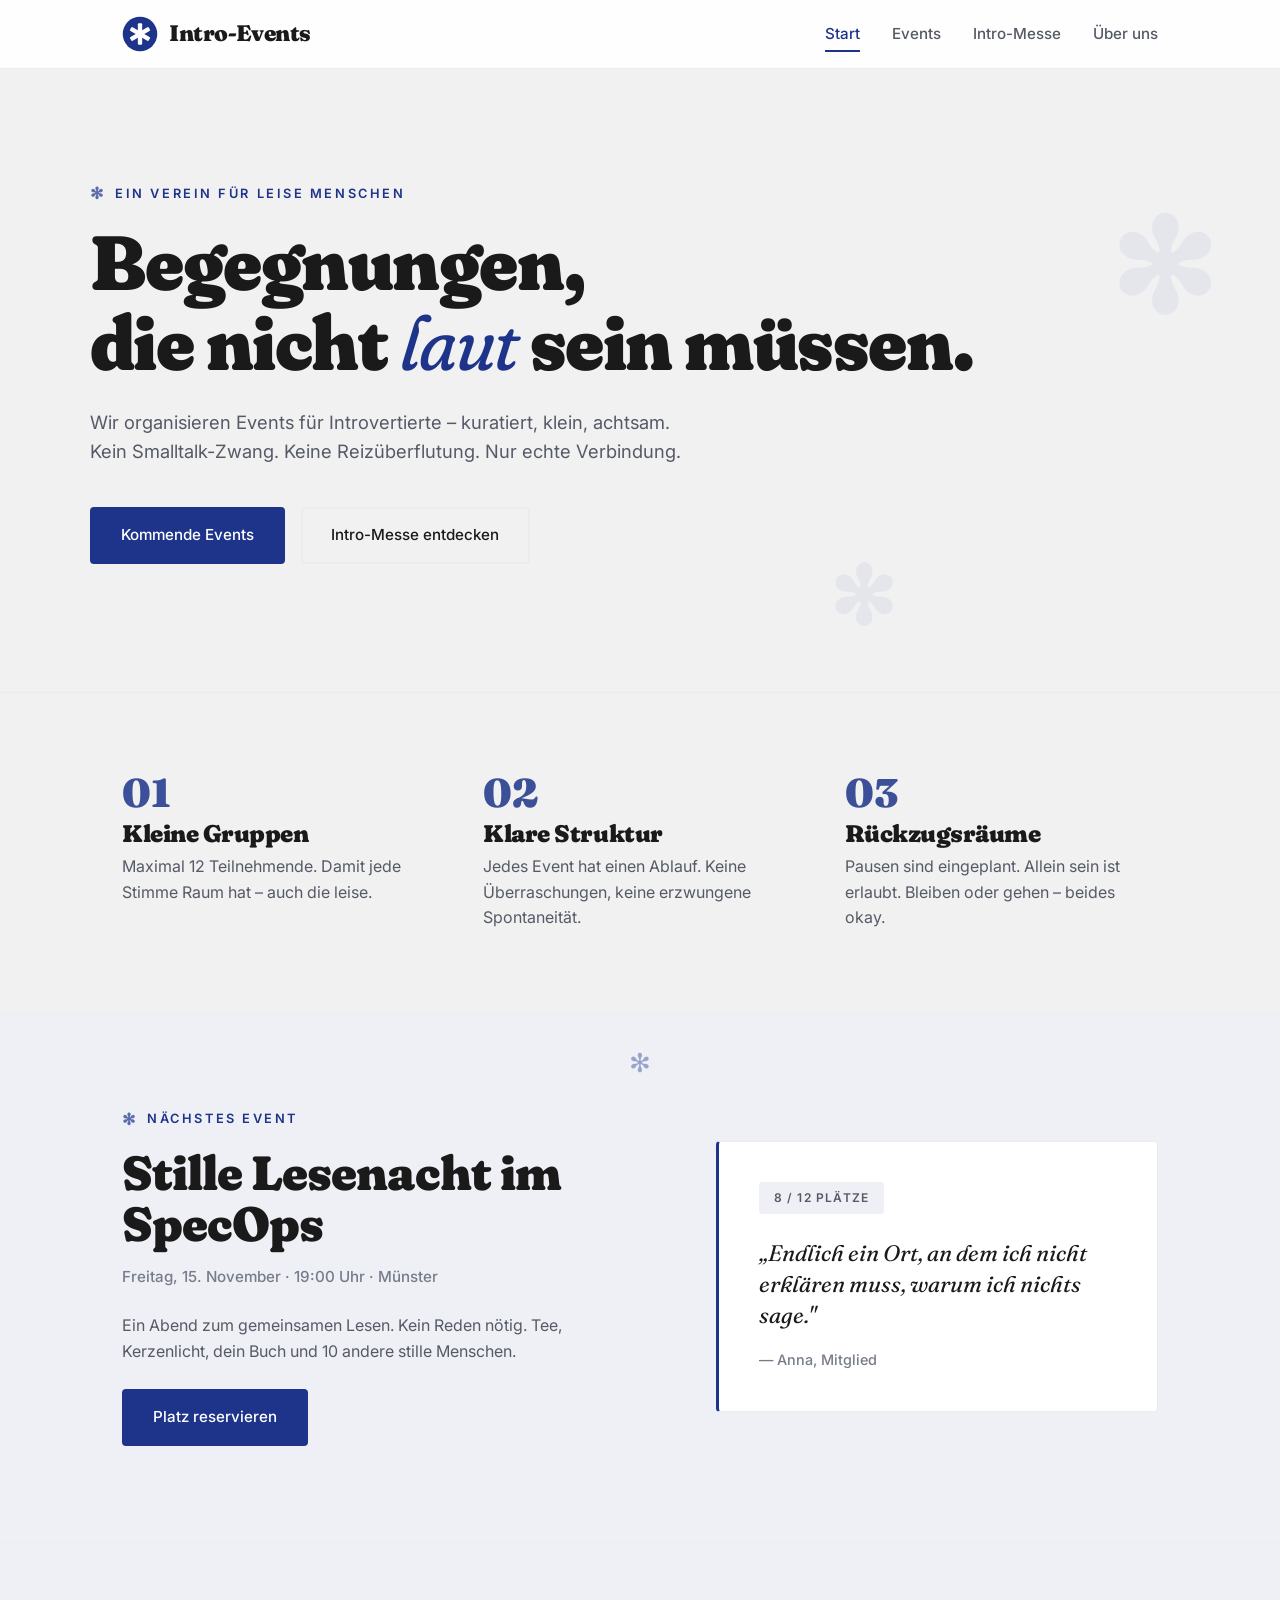
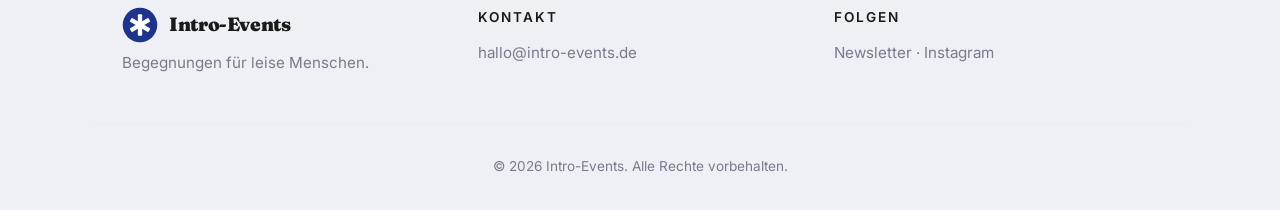
<file: index.html>
<!DOCTYPE html>
<html lang="de">
<head>
    <meta charset="UTF-8">
    <meta name="viewport" content="width=device-width, initial-scale=1.0">
    <title>Intro-Events – Events für Introvertierte</title>
    <link rel="stylesheet" href="style.css">
    <link rel="preconnect" href="https://fonts.googleapis.com">
    <link rel="preconnect" href="https://fonts.gstatic.com" crossorigin>
    <link href="https://fonts.googleapis.com/css2?family=Fraunces:ital,opsz,wght@0,9..144,400..900;1,9..144,400..900&family=Inter:wght@300;400;500;600;700&display=swap" rel="stylesheet">
</head>
<body>
    <nav class="nav">
        <div class="nav-container">
            <a href="index.html" class="logo">
                <img src="logo.svg" alt="Intro-Events Logo">
                Intro-Events
            </a>
            <ul class="nav-links">
                <li><a href="index.html" class="active">Start</a></li>
                <li><a href="events.html">Events</a></li>
                <li><a href="messe.html">Intro-Messe</a></li>
                <li><a href="about.html">Über uns</a></li>
            </ul>
        </div>
    </nav>

    <header class="hero">
        <div class="hero-content">
            <p class="kicker">Ein Verein für leise Menschen</p>
            <h1>Begegnungen,<br>die nicht <em>laut</em> sein müssen.</h1>
            <p class="lead">Wir organisieren Events für Introvertierte – kuratiert, klein, achtsam. Kein Smalltalk-Zwang. Keine Reizüberflutung. Nur echte Verbindung.</p>
            <div class="hero-actions">
                <a href="events.html" class="btn btn-primary">Kommende Events</a>
                <a href="messe.html" class="btn btn-ghost">Intro-Messe entdecken</a>
            </div>
        </div>
        <span class="hero-decor top-right" aria-hidden="true">✻</span>
        <span class="hero-decor bottom-left" aria-hidden="true">✻</span>
    </header>

    <section class="features">
        <div class="container">
            <div class="feature">
                <div class="feature-num">01</div>
                <h3>Kleine Gruppen</h3>
                <p>Maximal 12 Teilnehmende. Damit jede Stimme Raum hat – auch die leise.</p>
            </div>
            <div class="feature">
                <div class="feature-num">02</div>
                <h3>Klare Struktur</h3>
                <p>Jedes Event hat einen Ablauf. Keine Überraschungen, keine erzwungene Spontaneität.</p>
            </div>
            <div class="feature">
                <div class="feature-num">03</div>
                <h3>Rückzugsräume</h3>
                <p>Pausen sind eingeplant. Allein sein ist erlaubt. Bleiben oder gehen – beides okay.</p>
            </div>
        </div>
    </section>

    <section class="highlight">
        <div class="container highlight-grid">
            <div>
                <p class="kicker">Nächstes Event</p>
                <h2>Stille Lesenacht im SpecOps</h2>
                <p class="meta">Freitag, 15. November · 19:00 Uhr · Münster</p>
                <p>Ein Abend zum gemeinsamen Lesen. Kein Reden nötig. Tee, Kerzenlicht, dein Buch und 10 andere stille Menschen.</p>
                <a href="events.html" class="btn btn-primary">Platz reservieren</a>
            </div>
            <div class="highlight-card">
                <span class="badge">8 / 12 Plätze</span>
                <p class="quote">„Endlich ein Ort, an dem ich nicht erklären muss, warum ich nichts sage."</p>
                <p class="quote-author">— Anna, Mitglied</p>
            </div>
        </div>
    </section>

    <footer class="footer">
        <div class="container footer-grid">
            <div>
                <a href="index.html" class="logo logo-sm">
                    <img src="logo.svg" alt="Intro-Events Logo">
                    Intro-Events
                </a>
                <p class="muted">Begegnungen für leise Menschen.</p>
            </div>
            <div>
                <p class="footer-title">Kontakt</p>
                <p class="muted">hallo@intro-events.de</p>
            </div>
            <div>
                <p class="footer-title">Folgen</p>
                <p class="muted">Newsletter · Instagram</p>
            </div>
        </div>
        <p class="copy">© 2026 Intro-Events. Alle Rechte vorbehalten.</p>
    </footer>
</body>
</html>
</file>
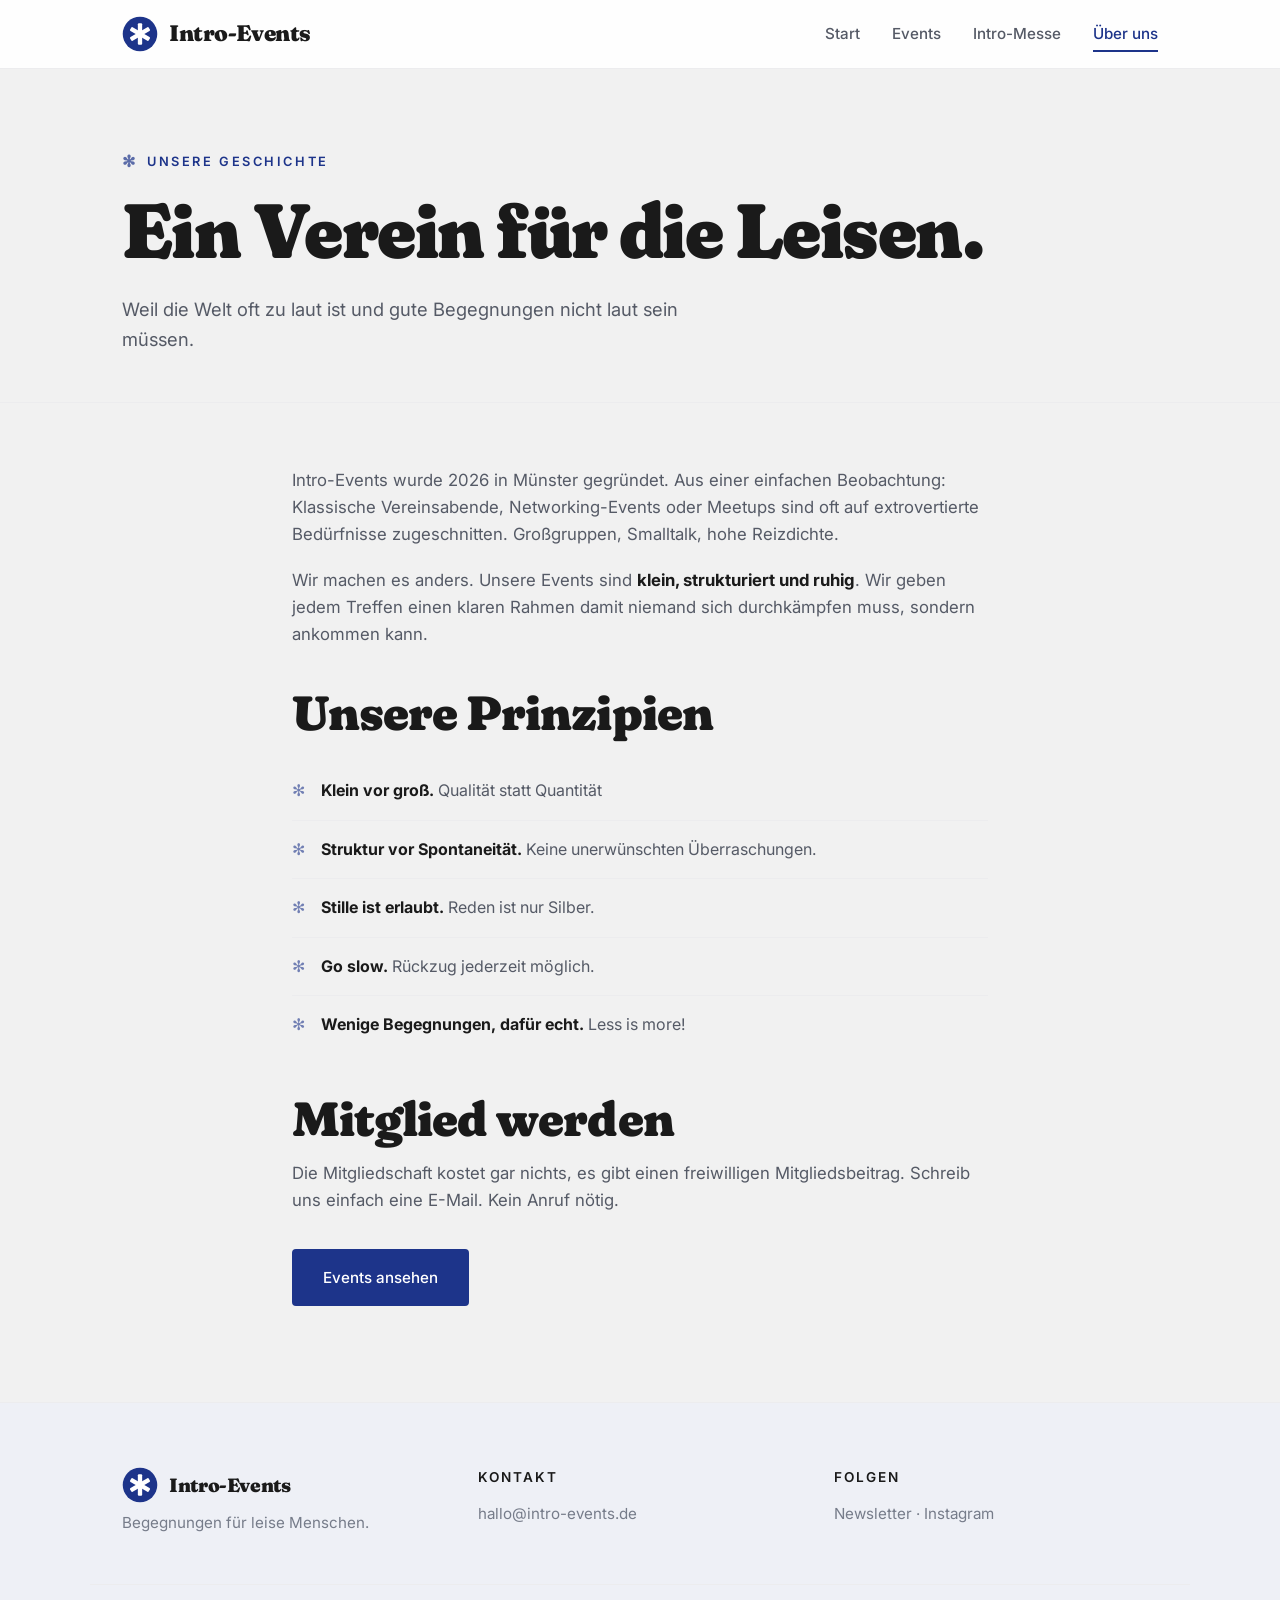
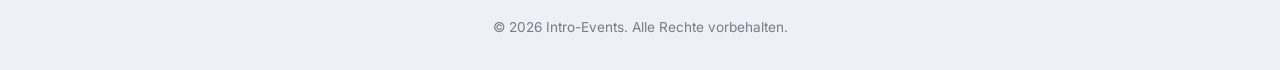
<file: about.html>
<!DOCTYPE html>
<html lang="de">
<head>
    <meta charset="UTF-8">
    <meta name="viewport" content="width=device-width, initial-scale=1.0">
    <title>Über uns – Intro-Events</title>
    <link rel="stylesheet" href="style.css">
    <link rel="preconnect" href="https://fonts.googleapis.com">
    <link rel="preconnect" href="https://fonts.gstatic.com" crossorigin>
    <link href="https://fonts.googleapis.com/css2?family=Fraunces:ital,opsz,wght@0,9..144,400..900;1,9..144,400..900&family=Inter:wght@300;400;500;600;700&display=swap" rel="stylesheet">
</head>
<body>
    <nav class="nav">
        <div class="nav-container">
            <a href="index.html" class="logo">
                <img src="logo.svg" alt="Intro-Events Logo">
                Intro-Events
            </a>
            <ul class="nav-links">
                <li><a href="index.html">Start</a></li>
                <li><a href="events.html">Events</a></li>
                <li><a href="messe.html">Intro-Messe</a></li>
                <li><a href="about.html" class="active">Über uns</a></li>
            </ul>
        </div>
    </nav>

    <header class="page-header">
        <div class="container">
            <p class="kicker">Unsere Geschichte</p>
            <h1>Ein Verein für die Leisen.</h1>
            <p class="lead">Weil die Welt oft zu laut ist und gute Begegnungen nicht laut sein müssen.</p>
        </div>
    </header>

    <section class="prose">
        <div class="container container-narrow">
            <p>Intro-Events wurde 2026 in Münster gegründet. Aus einer einfachen Beobachtung: Klassische Vereinsabende, Networking-Events oder Meetups sind oft auf extrovertierte Bedürfnisse zugeschnitten. Großgruppen, Smalltalk, hohe Reizdichte.</p>
            <p>Wir machen es anders. Unsere Events sind <strong>klein, strukturiert und ruhig</strong>. Wir geben jedem Treffen einen klaren Rahmen damit niemand sich durchkämpfen muss, sondern ankommen kann.</p>

            <h2>Unsere Prinzipien</h2>
            <ul class="principles">
                <li><strong>Klein vor groß.</strong> Qualität statt Quantität</li>
                <li><strong>Struktur vor Spontaneität.</strong> Keine unerwünschten Überraschungen.</li>
                <li><strong>Stille ist erlaubt.</strong> Reden ist nur Silber.</li>
                <li><strong>Go slow.</strong> Rückzug jederzeit möglich.</li>
                <li><strong>Wenige Begegnungen, dafür echt.</strong> Less is more! </li>
            </ul>

            <h2>Mitglied werden</h2>
            <p>Die Mitgliedschaft kostet gar nichts, es gibt einen freiwilligen Mitgliedsbeitrag. Schreib uns einfach eine E-Mail. Kein Anruf nötig.</p>
            <a href="events.html" class="btn btn-primary">Events ansehen</a>
        </div>
    </section>

    <footer class="footer">
        <div class="container footer-grid">
            <div>
                <a href="index.html" class="logo logo-sm">
                    <img src="logo.svg" alt="Intro-Events Logo">
                    Intro-Events
                </a>
                <p class="muted">Begegnungen für leise Menschen.</p>
            </div>
            <div>
                <p class="footer-title">Kontakt</p>
                <p class="muted">hallo@intro-events.de</p>
            </div>
            <div>
                <p class="footer-title">Folgen</p>
                <p class="muted">Newsletter · Instagram</p>
            </div>
        </div>
        <p class="copy">© 2026 Intro-Events. Alle Rechte vorbehalten.</p>
    </footer>
</body>
</html>
</file>
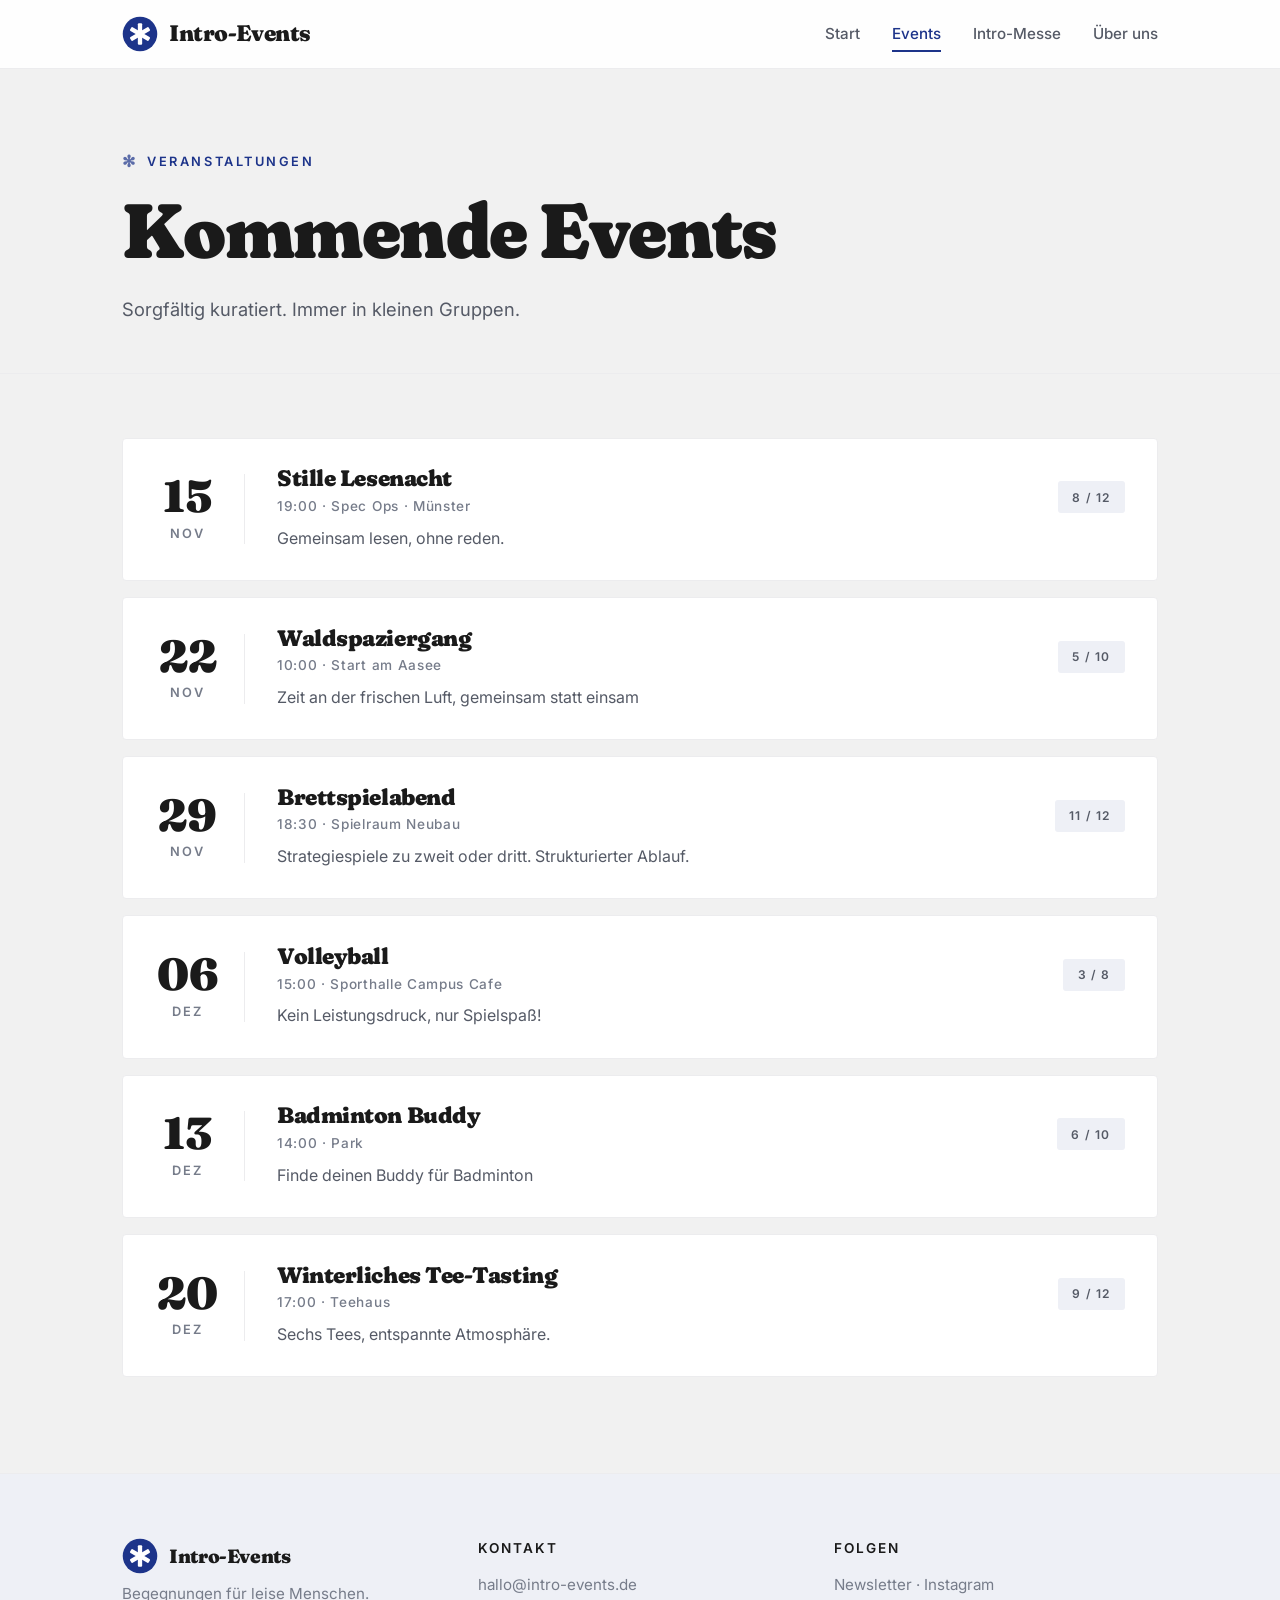
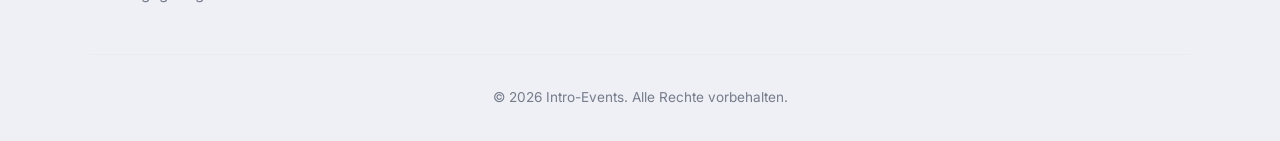
<file: events.html>
<!DOCTYPE html>
<html lang="de">
<head>
    <meta charset="UTF-8">
    <meta name="viewport" content="width=device-width, initial-scale=1.0">
    <title>Events – Intro-Events</title>
    <link rel="stylesheet" href="style.css">
    <link rel="preconnect" href="https://fonts.googleapis.com">
    <link rel="preconnect" href="https://fonts.gstatic.com" crossorigin>
    <link href="https://fonts.googleapis.com/css2?family=Fraunces:ital,opsz,wght@0,9..144,400..900;1,9..144,400..900&family=Inter:wght@300;400;500;600;700&display=swap" rel="stylesheet">
</head>
<body>
    <nav class="nav">
        <div class="nav-container">
            <a href="index.html" class="logo">
                <img src="logo.svg" alt="Intro-Events Logo">
                Intro-Events
            </a>
            <ul class="nav-links">
                <li><a href="index.html">Start</a></li>
                <li><a href="events.html" class="active">Events</a></li>
                <li><a href="messe.html">Intro-Messe</a></li>
                <li><a href="about.html">Über uns</a></li>
            </ul>
        </div>
    </nav>

    <header class="page-header">
        <div class="container">
            <p class="kicker">Veranstaltungen</p>
            <h1>Kommende Events</h1>
            <p class="lead">Sorgfältig kuratiert. Immer in kleinen Gruppen.</p>
        </div>
    </header>

    <section class="events">
        <div class="container">
            <article class="event-card">
                <div class="event-date">
                    <span class="day">15</span>
                    <span class="month">Nov</span>
                </div>
                <div class="event-body">
                    <h3>Stille Lesenacht</h3>
                    <p class="meta">19:00 · Spec Ops · Münster</p>
                    <p>Gemeinsam lesen, ohne reden.</p>
                </div>
                <div class="event-meta">
                    <span class="badge">8 / 12</span>
                </div>
            </article>

            <article class="event-card">
                <div class="event-date">
                    <span class="day">22</span>
                    <span class="month">Nov</span>
                </div>
                <div class="event-body">
                    <h3>Waldspaziergang</h3>
                    <p class="meta">10:00 · Start am Aasee</p>
                    <p>Zeit an der frischen Luft, gemeinsam statt einsam</p>
                </div>
                <div class="event-meta">
                    <span class="badge">5 / 10</span>
                </div>
            </article>

            <article class="event-card">
                <div class="event-date">
                    <span class="day">29</span>
                    <span class="month">Nov</span>
                </div>
                <div class="event-body">
                    <h3>Brettspielabend</h3>
                    <p class="meta">18:30 · Spielraum Neubau</p>
                    <p>Strategiespiele zu zweit oder dritt. Strukturierter Ablauf.</p>
                </div>
                <div class="event-meta">
                    <span class="badge">11 / 12</span>
                </div>
            </article>

            <article class="event-card">
                <div class="event-date">
                    <span class="day">06</span>
                    <span class="month">Dez</span>
                </div>
                <div class="event-body">
                    <h3>Volleyball</h3>
                    <p class="meta">15:00 · Sporthalle Campus Cafe</p>
                    <p>Kein Leistungsdruck, nur Spielspaß!</p>
                </div>
                <div class="event-meta">
                    <span class="badge">3 / 8</span>
                </div>
            </article>

            <article class="event-card">
                <div class="event-date">
                    <span class="day">13</span>
                    <span class="month">Dez</span>
                </div>
                <div class="event-body">
                    <h3>Badminton Buddy</h3>
                    <p class="meta">14:00 · Park</p>
                    <p>Finde deinen Buddy für Badminton</p>
                </div>
                <div class="event-meta">
                    <span class="badge">6 / 10</span>
                </div>
            </article>

            <article class="event-card">
                <div class="event-date">
                    <span class="day">20</span>
                    <span class="month">Dez</span>
                </div>
                <div class="event-body">
                    <h3>Winterliches Tee-Tasting</h3>
                    <p class="meta">17:00 · Teehaus</p>
                    <p>Sechs Tees, entspannte Atmosphäre.</p>
                </div>
                <div class="event-meta">
                    <span class="badge">9 / 12</span>
                </div>
            </article>
        </div>
    </section>

    <footer class="footer">
        <div class="container footer-grid">
            <div>
                <a href="index.html" class="logo logo-sm">
                    <img src="logo.svg" alt="Intro-Events Logo">
                    Intro-Events
                </a>
                <p class="muted">Begegnungen für leise Menschen.</p>
            </div>
            <div>
                <p class="footer-title">Kontakt</p>
                <p class="muted">hallo@intro-events.de</p>
            </div>
            <div>
                <p class="footer-title">Folgen</p>
                <p class="muted">Newsletter · Instagram</p>
            </div>
        </div>
        <p class="copy">© 2026 Intro-Events. Alle Rechte vorbehalten.</p>
    </footer>
</body>
</html>
</file>
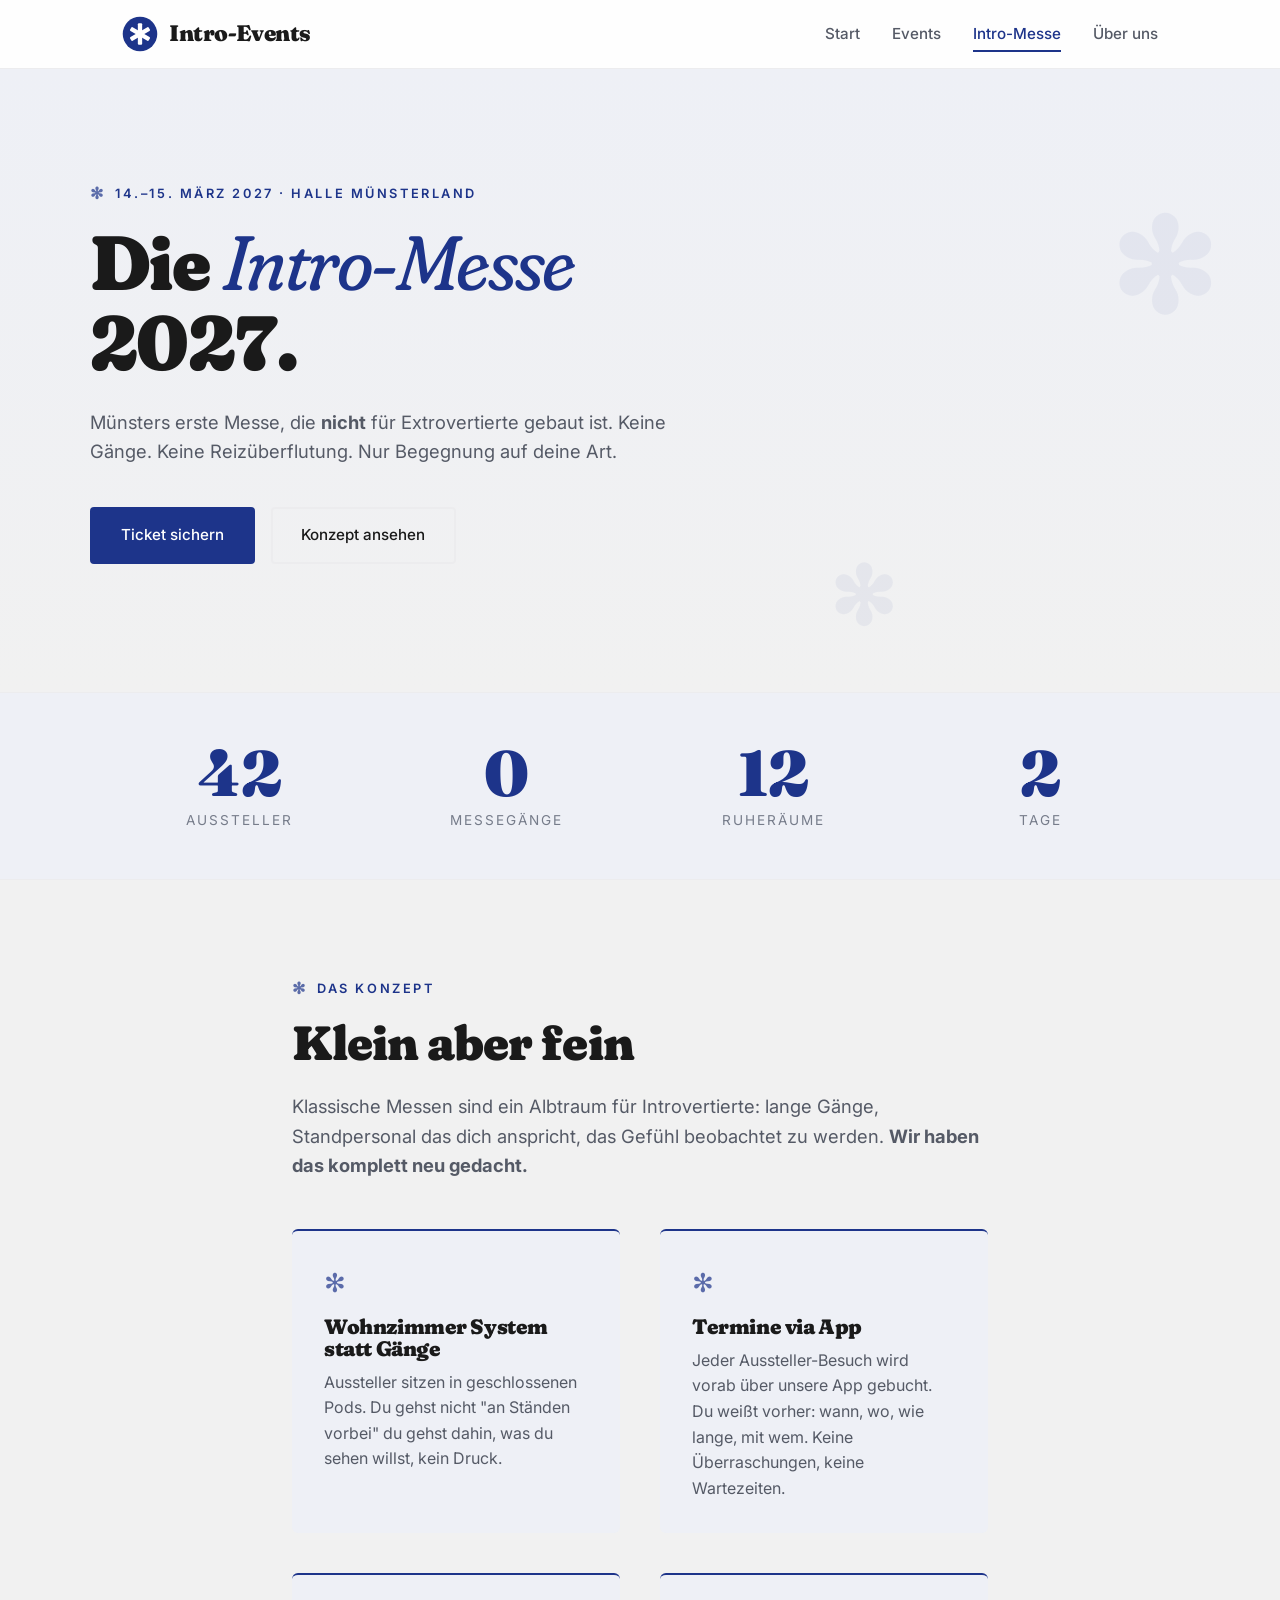
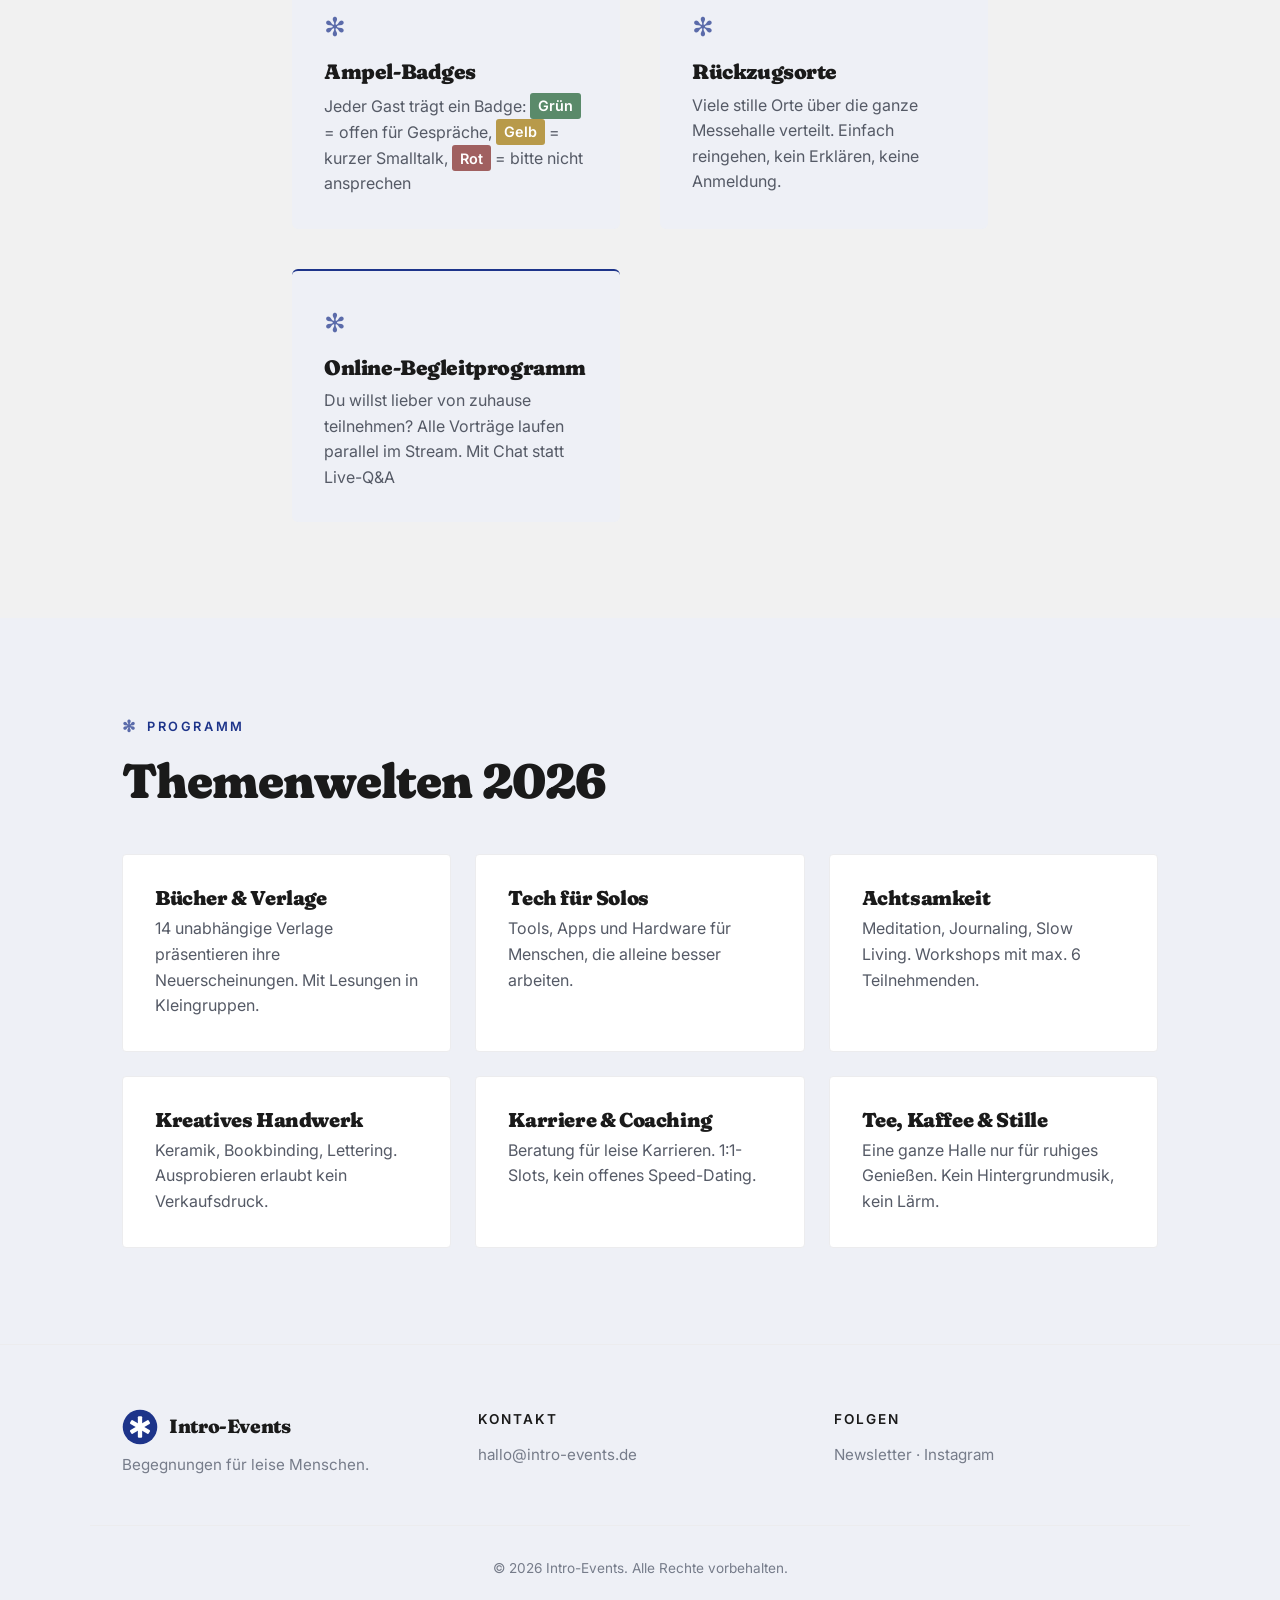
<file: messe.html>
<!DOCTYPE html>
<html lang="de">
<head>
    <meta charset="UTF-8">
    <meta name="viewport" content="width=device-width, initial-scale=1.0">
    <title>Intro-Messe 2026 – Die Messe für Introvertierte</title>
    <link rel="stylesheet" href="style.css">
    <link rel="preconnect" href="https://fonts.googleapis.com">
    <link rel="preconnect" href="https://fonts.gstatic.com" crossorigin>
    <link href="https://fonts.googleapis.com/css2?family=Fraunces:ital,opsz,wght@0,9..144,400..900;1,9..144,400..900&family=Inter:wght@300;400;500;600;700&display=swap" rel="stylesheet">
</head>
<body>
    <nav class="nav">
        <div class="nav-container">
            <a href="index.html" class="logo">
                <img src="logo.svg" alt="Intro-Events Logo">
                Intro-Events
            </a>
            <ul class="nav-links">
                <li><a href="index.html">Start</a></li>
                <li><a href="events.html">Events</a></li>
                <li><a href="messe.html" class="active">Intro-Messe</a></li>
                <li><a href="about.html">Über uns</a></li>
            </ul>
        </div>
    </nav>

    <header class="hero hero-messe">
        <div class="hero-content">
            <p class="kicker">14.–15. März 2027 · Halle Münsterland</p>
            <h1>Die <em>Intro-Messe</em><br>2027.</h1>
            <p class="lead">Münsters erste Messe, die <strong>nicht</strong> für Extrovertierte gebaut ist. Keine Gänge. Keine Reizüberflutung. Nur Begegnung auf deine Art.</p>
            <div class="hero-actions">
                <a href="#tickets" class="btn btn-primary">Ticket sichern</a>
                <a href="#konzept" class="btn btn-ghost">Konzept ansehen</a>
            </div>
        </div>
        <span class="hero-decor top-right" aria-hidden="true">✻</span>
        <span class="hero-decor bottom-left" aria-hidden="true">✻</span>
    </header>

    <section class="messe-stats">
        <div class="container">
            <div class="stat">
                <span class="stat-num">42</span>
                <span class="stat-label">Aussteller</span>
            </div>
            <div class="stat">
                <span class="stat-num">0</span>
                <span class="stat-label">Messegänge</span>
            </div>
            <div class="stat">
                <span class="stat-num">12</span>
                <span class="stat-label">Ruheräume</span>
            </div>
            <div class="stat">
                <span class="stat-num">2</span>
                <span class="stat-label">Tage</span>
            </div>
        </div>
    </section>

    <section class="messe-concept" id="konzept">
        <div class="container container-narrow">
            <p class="kicker">Das Konzept</p>
            <h2>Klein aber fein</h2>
            <p class="lead-block">Klassische Messen sind ein Albtraum für Introvertierte: lange Gänge, Standpersonal das dich anspricht, das Gefühl beobachtet zu werden. <strong>Wir haben das komplett neu gedacht.</strong></p>

            <div class="concept-grid">
                <div class="concept-item">
                    <div class="concept-num">✻</div>
                    <h3>Wohnzimmer System statt Gänge</h3>
                    <p>Aussteller sitzen in geschlossenen Pods. Du gehst nicht "an Ständen vorbei" du gehst dahin, was du sehen willst, kein Druck.</p>
                </div>

                <div class="concept-item">
                    <div class="concept-num">✻</div>
                    <h3>Termine via App</h3>
                    <p>Jeder Aussteller-Besuch wird vorab über unsere App gebucht. Du weißt vorher: wann, wo, wie lange, mit wem. Keine Überraschungen, keine Wartezeiten.</p>
                </div>

                <div class="concept-item">
                    <div class="concept-num">✻</div>
                    <h3>Ampel-Badges</h3>
                    <p>Jeder Gast trägt ein Badge: <span class="ampel gruen">Grün</span> = offen für Gespräche, <span class="ampel gelb">Gelb</span> = kurzer Smalltalk, <span class="ampel rot">Rot</span> = bitte nicht ansprechen</p>
                </div>

                <div class="concept-item">
                    <div class="concept-num">✻</div>
                    <h3>Rückzugsorte</h3>
                    <p>Viele stille Orte über die ganze Messehalle verteilt. Einfach reingehen, kein Erklären, keine Anmeldung.</p>
                </div>

                <div class="concept-item">
                    <div class="concept-num">✻</div>
                    <h3>Online-Begleitprogramm</h3>
                    <p>Du willst lieber von zuhause teilnehmen? Alle Vorträge laufen parallel im Stream. Mit Chat statt Live-Q&amp;A</p>
                </div>
            </div>
        </div>
    </section>

    <section class="messe-program">
        <div class="container">
            <p class="kicker">Programm</p>
            <h2>Themenwelten 2026</h2>
            <div class="program-grid">
                <div class="program-card">
                    <h3>Bücher &amp; Verlage</h3>
                    <p>14 unabhängige Verlage präsentieren ihre Neuerscheinungen. Mit Lesungen in Kleingruppen.</p>
                </div>
                <div class="program-card">
                    <h3>Tech für Solos</h3>
                    <p>Tools, Apps und Hardware für Menschen, die alleine besser arbeiten.</p>
                </div>
                <div class="program-card">
                    <h3>Achtsamkeit</h3>
                    <p>Meditation, Journaling, Slow Living. Workshops mit max. 6 Teilnehmenden.</p>
                </div>
                <div class="program-card">
                    <h3>Kreatives Handwerk</h3>
                    <p>Keramik, Bookbinding, Lettering. Ausprobieren erlaubt kein Verkaufsdruck.</p>
                </div>
                <div class="program-card">
                    <h3>Karriere &amp; Coaching</h3>
                    <p>Beratung für leise Karrieren. 1:1-Slots, kein offenes Speed-Dating.</p>
                </div>
                <div class="program-card">
                    <h3>Tee, Kaffee &amp; Stille</h3>
                    <p>Eine ganze Halle nur für ruhiges Genießen. Kein Hintergrundmusik, kein Lärm.</p>
                </div>
            </div>
        </div>
    </section>

    <footer class="footer">
        <div class="container footer-grid">
            <div>
                <a href="index.html" class="logo logo-sm">
                    <img src="logo.svg" alt="Intro-Events Logo">
                    Intro-Events
                </a>
                <p class="muted">Begegnungen für leise Menschen.</p>
            </div>
            <div>
                <p class="footer-title">Kontakt</p>
                <p class="muted">hallo@intro-events.de</p>
            </div>
            <div>
                <p class="footer-title">Folgen</p>
                <p class="muted">Newsletter · Instagram</p>
            </div>
        </div>
        <p class="copy">© 2026 Intro-Events. Alle Rechte vorbehalten.</p>
    </footer>
</body>
</html>
</file>
<file: style.css>
/* ---------- Reset & Base ---------- */
* { margin: 0; padding: 0; box-sizing: border-box; }

:root {
    --bg: #f1f1f1;
    --bg-alt: #eef0f6;      /* helles Blaugrau statt Dunkelblau */
    --ink: #1a1a1a;
    --ink-soft: #555a66;    /* lesbar statt #c4c4c4 */
    --ink-muted: #767c8a;   /* lesbar statt #c5c5c5 */
    --accent: #1d348a;
    --accent-hover: #142562;
    --accent-soft: #eef0f6;
    --line: #ececee;
    --card: #ffffff;
}

html { scroll-behavior: smooth; }

body {
    font-family: 'Inter', -apple-system, sans-serif;
    background: var(--bg);
    color: var(--ink);
    font-weight: 400;
    line-height: 1.6;
    -webkit-font-smoothing: antialiased;
}

h1, h2, h3 {
    font-family: 'Fraunces', 'Georgia', serif;
    font-weight: 900;
    line-height: 1.05;
    color: var(--ink);
    letter-spacing: -0.02em;
    font-variation-settings: "SOFT" 100, "WONK" 1;
}

h1 { font-size: clamp(2.8rem, 6vw, 5rem); }
h2 { font-size: clamp(2rem, 4vw, 3rem); margin-bottom: 1rem; }
h3 { font-size: 1.5rem; margin-bottom: 0.5rem; }

p { color: var(--ink-soft); }

a { color: inherit; text-decoration: none; transition: color 0.2s; }

.container {
    max-width: 1100px;
    margin: 0 auto;
    padding: 0 2rem;
}
.container-narrow { max-width: 760px; }

.kicker {
    font-size: 0.8rem;
    letter-spacing: 0.2em;
    text-transform: uppercase;
    color: var(--accent);
    margin-bottom: 1rem;
    font-weight: 600;
    display: inline-flex;
    align-items: center;
    gap: 0.6rem;
}
.kicker::before {
    content: '✻';
    font-size: 1rem;
    color: var(--accent);
    opacity: 0.7;
}

.lead {
    font-size: 1.15rem;
    color: var(--ink-soft);
    max-width: 600px;
    margin-top: 1.5rem;
}
.lead-block {
    font-size: 1.15rem;
    margin: 1.5rem 0 2.5rem;
    color: var(--ink-soft);
}

/* ---------- Navigation ---------- */
.nav {
    position: sticky;
    top: 0;
    background: rgba(255, 255, 255, 0.92);
    backdrop-filter: blur(12px);
    -webkit-backdrop-filter: blur(12px);
    border-bottom: 1px solid var(--line);
    z-index: 100;
}

.nav-container {
    max-width: 1100px;
    margin: 0 auto;
    padding: 1rem 2rem;
    display: flex;
    justify-content: space-between;
    align-items: center;
    gap: 2rem;
}

.logo {
    display: flex;
    align-items: center;
    gap: 0.7rem;
    font-family: 'Fraunces', serif;
    font-size: 1.4rem;
    font-weight: 900;
    color: var(--ink);
    letter-spacing: -0.02em;
}
.logo img {
    height: 36px;
    width: auto;
    display: block;
}

.nav-links {
    list-style: none;
    display: flex;
    gap: 2rem;
    flex-wrap: wrap;
}
.nav-links a {
    font-size: 0.95rem;
    color: var(--ink-soft);
    font-weight: 500;
    position: relative;
    padding: 0.3rem 0;
}
.nav-links a:hover, .nav-links a.active { color: var(--accent); }
.nav-links a.active::after {
    content: '';
    position: absolute;
    bottom: -4px; left: 0;
    width: 100%; height: 2px;
    background: var(--accent);
}

/* ---------- Hero ---------- */
.hero {
    position: relative;
    padding: 7rem 2rem 8rem;
    overflow: hidden;
}
.hero-content {
    max-width: 1100px;
    margin: 0 auto;
    position: relative;
    z-index: 2;
}
.hero h1 { margin-bottom: 1rem; }
.hero h1 em {
    font-style: italic;
    font-weight: 400;
    color: var(--accent);
}
.hero-actions {
    margin-top: 2.5rem;
    display: flex;
    gap: 1rem;
    flex-wrap: wrap;
}
.hero-messe {
    background: linear-gradient(180deg, var(--bg-alt) 0%, var(--bg) 100%);
}

/* Asterisk decorations */
.hero-decor {
    position: absolute;
    font-family: 'Fraunces', serif;
    color: var(--accent);
    opacity: 0.05;
    pointer-events: none;
    font-weight: 900;
    z-index: 1;
}
.hero-decor.top-right {
    top: 6rem; right: 4rem;
    font-size: 8rem;
}
.hero-decor.bottom-left {
    bottom: 2rem; right: 30%;
    font-size: 5rem;
}

/* ---------- Buttons ---------- */
.btn {
    display: inline-block;
    padding: 0.9rem 1.8rem;
    font-size: 0.95rem;
    font-weight: 500;
    border-radius: 4px;
    transition: all 0.25s ease;
    cursor: pointer;
    border: 2px solid transparent;
    font-family: 'Inter', sans-serif;
}
.btn-primary {
    background: var(--accent);
    color: #fff;
    border-color: var(--accent);
}
.btn-primary:hover {
    background: var(--accent-hover);
    border-color: var(--accent-hover);
    transform: translateY(-1px);
}
.btn-ghost {
    background: transparent;
    color: var(--ink);
    border-color: var(--line);
}
.btn-ghost:hover { 
    border-color: var(--accent); 
    color: var(--accent); 
}

/* ---------- Features ---------- */
.features {
    padding: 5rem 2rem;
    border-top: 1px solid var(--line);
}
.features .container {
    display: grid;
    grid-template-columns: repeat(auto-fit, minmax(250px, 1fr));
    gap: 3rem;
}
.feature-num {
    font-family: 'Fraunces', serif;
    font-size: 2.5rem;
    font-weight: 900;
    color: var(--accent);
    margin-bottom: 0.5rem;
    line-height: 1;
    opacity: 0.85;
}

/* ---------- Highlight ---------- */
.highlight {
    background: var(--bg-alt);
    padding: 6rem 2rem;
    position: relative;
    overflow: hidden;
}
.highlight::before {
    content: '✻';
    position: absolute;
    top: 2rem; left: 50%;
    transform: translateX(-50%);
    color: var(--accent);
    font-size: 1.6rem;
    opacity: 0.4;
}
.highlight-grid {
    display: grid;
    grid-template-columns: 1.2fr 1fr;
    gap: 4rem;
    align-items: center;
}
.highlight .meta {
    color: var(--ink-muted);
    font-size: 0.95rem;
    margin: 0.5rem 0 1.5rem;
    font-weight: 500;
}
.highlight .btn { margin-top: 1.5rem; }

.highlight-card {
    background: var(--card);
    padding: 2.5rem;
    border: 1px solid var(--line);
    border-left: 3px solid var(--accent);
    border-radius: 4px;
    position: relative;
}
.badge {
    display: inline-block;
    font-size: 0.75rem;
    letter-spacing: 0.1em;
    text-transform: uppercase;
    color: var(--ink-soft);
    background: var(--bg-alt);
    padding: 0.4rem 0.9rem;
    border-radius: 3px;
    margin-bottom: 1.5rem;
    font-weight: 600;
}
.quote {
    font-family: 'Fraunces', serif;
    font-size: 1.4rem;
    font-style: italic;
    color: var(--ink);
    line-height: 1.4;
    font-weight: 400;
}
.quote-author {
    margin-top: 1rem;
    font-size: 0.9rem;
    color: var(--ink-muted);
    font-weight: 500;
}

@media (max-width: 800px) {
    .highlight-grid { grid-template-columns: 1fr; gap: 2.5rem; }
}

/* ---------- Page Header (sub pages) ---------- */
.page-header {
    padding: 5rem 0 3rem;
    border-bottom: 1px solid var(--line);
    position: relative;
    overflow: hidden;
}
.page-header h1 { margin-bottom: 0.5rem; }

/* ---------- Events list ---------- */
.events { padding: 4rem 0 6rem; }
.events .container {
    display: flex;
    flex-direction: column;
    gap: 1rem;
}
.event-card {
    background: var(--card);
    border: 1px solid var(--line);
    border-radius: 4px;
    padding: 1.8rem 2rem;
    display: grid;
    grid-template-columns: 90px 1fr auto;
    gap: 2rem;
    align-items: center;
    transition: all 0.25s ease;
}
.event-card:hover {
    border-color: var(--accent);
    transform: translateX(4px);
    box-shadow: 0 4px 16px rgba(29, 52, 138, 0.06);
}
.event-date {
    display: flex;
    flex-direction: column;
    align-items: center;
    border-right: 1px solid var(--line);
    padding-right: 1.5rem;
}
.event-date .day {
    font-family: 'Fraunces', serif;
    font-size: 2.8rem;
    font-weight: 900;
    line-height: 1;
    color: var(--ink);
}
.event-date .month {
    font-size: 0.8rem;
    text-transform: uppercase;
    letter-spacing: 0.15em;
    color: var(--ink-muted);
    margin-top: 0.3rem;
    font-weight: 600;
}
.event-body h3 { font-size: 1.4rem; margin-bottom: 0.3rem; }
.event-body .meta {
    font-size: 0.85rem;
    color: var(--ink-muted);
    margin-bottom: 0.5rem;
    letter-spacing: 0.05em;
    font-weight: 500;
}

@media (max-width: 600px) {
    .event-card {
        grid-template-columns: 70px 1fr;
        gap: 1.2rem;
        padding: 1.4rem;
    }
    .event-meta { grid-column: 1 / -1; }
}

/* ---------- Prose (about) ---------- */
.prose {
    padding: 4rem 0 6rem;
}
.prose p { margin-bottom: 1.2rem; font-size: 1.05rem; }
.prose h2 { margin-top: 2.5rem; }
.prose strong { color: var(--ink); font-weight: 700; }
.principles {
    list-style: none;
    margin: 1.5rem 0 2rem;
}
.principles li {
    padding: 1rem 0;
    border-bottom: 1px solid var(--line);
    color: var(--ink-soft);
    position: relative;
    padding-left: 1.8rem;
}
.principles li::before {
    content: '✻';
    position: absolute;
    left: 0;
    color: var(--accent);
    opacity: 0.6;
}
.principles li:last-child { border-bottom: none; }
.prose .btn { margin-top: 1rem; }

/* ---------- Messe: Stats ---------- */
.messe-stats {
    background: var(--bg-alt);
    padding: 3rem 2rem;
    color: var(--ink);
    border-top: 1px solid var(--line);
    border-bottom: 1px solid var(--line);
}
.messe-stats .container {
    display: grid;
    grid-template-columns: repeat(4, 1fr);
    gap: 2rem;
    text-align: center;
}
.stat { display: flex; flex-direction: column; gap: 0.3rem; }
.stat-num {
    font-family: 'Fraunces', serif;
    font-size: clamp(2.5rem, 5vw, 4rem);
    font-weight: 900;
    line-height: 1;
    color: var(--accent);
}
.stat-label {
    font-size: 0.85rem;
    text-transform: uppercase;
    letter-spacing: 0.15em;
    color: var(--ink-muted);
}
@media (max-width: 600px) {
    .messe-stats .container { grid-template-columns: repeat(2, 1fr); }
}

/* ---------- Messe: Concept ---------- */
.messe-concept {
    padding: 6rem 2rem;
}
.concept-grid {
    display: grid;
    grid-template-columns: repeat(auto-fit, minmax(280px, 1fr));
    gap: 2.5rem;
    margin-top: 3rem;
}
.concept-item {
    padding: 2rem;
    background: var(--bg-alt);
    border-radius: 6px;
    border-top: 2px solid var(--accent);
}
.concept-num {
    font-family: 'Fraunces', serif;
    font-size: 1.6rem;
    color: var(--accent);
    margin-bottom: 0.8rem;
    opacity: 0.7;
}
.concept-item h3 { font-size: 1.3rem; margin-bottom: 0.6rem; }

.ampel {
    display: inline-block;
    padding: 0.1rem 0.5rem;
    border-radius: 3px;
    font-weight: 600;
    color: #fff;
    font-size: 0.9em;
}
.ampel.gruen { background: #5a8a6a; }
.ampel.gelb { background: #b89a4a; }
.ampel.rot { background: #a06060; }

/* ---------- Messe: Program ---------- */
.messe-program {
    background: var(--bg-alt);
    padding: 6rem 2rem;
}
.program-grid {
    display: grid;
    grid-template-columns: repeat(auto-fit, minmax(260px, 1fr));
    gap: 1.5rem;
    margin-top: 3rem;
}
.program-card {
    background: #fff;
    padding: 2rem;
    border: 1px solid var(--line);
    border-radius: 4px;
    transition: all 0.25s ease;
}
.program-card:hover {
    border-color: var(--accent);
    transform: translateY(-3px);
    box-shadow: 0 6px 20px rgba(29, 52, 138, 0.06);
}
.program-card h3 { font-size: 1.25rem; }

/* ---------- Messe: Tickets ---------- */
.messe-tickets {
    padding: 6rem 2rem;
}
.ticket-grid {
    display: grid;
    grid-template-columns: repeat(auto-fit, minmax(260px, 1fr));
    gap: 1.5rem;
    margin-top: 3rem;
}
.ticket-card {
    background: var(--bg);
    border: 1px solid var(--line);
    border-radius: 6px;
    padding: 2.5rem 2rem;
    position: relative;
    transition: all 0.25s ease;
}
.ticket-card:hover {
    transform: translateY(-3px);
    box-shadow: 0 8px 24px rgba(29, 52, 138, 0.08);
}
.ticket-card.featured {
    border: 2px solid var(--accent);
    background: var(--bg);
}
.ticket-badge {
    position: absolute;
    top: -12px;
    left: 50%;
    transform: translateX(-50%);
    background: var(--accent);
    color: #fff;
    font-size: 0.7rem;
    text-transform: uppercase;
    letter-spacing: 0.15em;
    padding: 0.3rem 0.9rem;
    border-radius: 3px;
    font-weight: 600;
}
.ticket-name {
    font-family: 'Fraunces', serif;
    font-size: 1.3rem;
    font-weight: 700;
    color: var(--ink);
    margin-bottom: 0.3rem;
}
.ticket-price {
    font-family: 'Fraunces', serif;
    font-size: 3rem;
    font-weight: 900;
    color: var(--accent);
    margin-bottom: 1.5rem;
    line-height: 1;
}
.ticket-card ul {
    list-style: none;
    display: flex;
    flex-direction: column;
    gap: 0.6rem;
}
.ticket-card ul li {
    padding-left: 1.4rem;
    position: relative;
    color: var(--ink-soft);
    font-size: 0.95rem;
}
.ticket-card ul li::before {
    content: '✻';
    position: absolute;
    left: 0;
    color: var(--accent);
    opacity: 0.6;
}
.ticket-note {
    text-align: center;
    margin-top: 2rem;
    font-size: 0.9rem;
    color: var(--ink-muted);
    font-style: italic;
}

/* ---------- Footer ---------- */
.footer {
    background: var(--bg-alt);
    color: var(--ink);
    padding: 4rem 2rem 2rem;
    border-top: 1px solid var(--line);
}
.footer .logo { color: var(--ink); }
.footer-grid {
    display: grid;
    grid-template-columns: repeat(auto-fit, minmax(200px, 1fr));
    gap: 2rem;
    padding-bottom: 3rem;
    border-bottom: 1px solid var(--line);
}
.footer-title {
    font-size: 0.85rem;
    letter-spacing: 0.15em;
    text-transform: uppercase;
    margin-bottom: 0.8rem;
    color: var(--ink);
    font-weight: 600;
}
.footer .muted { color: var(--ink-muted); font-size: 0.95rem; }
.logo-sm { font-size: 1.2rem; margin-bottom: 0.5rem; }
.copy {
    text-align: center;
    margin-top: 2rem;
    font-size: 0.85rem;
    color: var(--ink-muted);
}

/* ---------- Subtle entrance ---------- */
.hero-content > * {
    animation: fadeUp 0.8s ease forwards;
    opacity: 0;
}
.hero-content > *:nth-child(1) { animation-delay: 0.1s; }
.hero-content > *:nth-child(2) { animation-delay: 0.2s; }
.hero-content > *:nth-child(3) { animation-delay: 0.3s; }
.hero-content > *:nth-child(4) { animation-delay: 0.4s; }

@keyframes fadeUp {
    from { opacity: 0; transform: translateY(20px); }
    to { opacity: 1; transform: translateY(0); }
}
</file>
